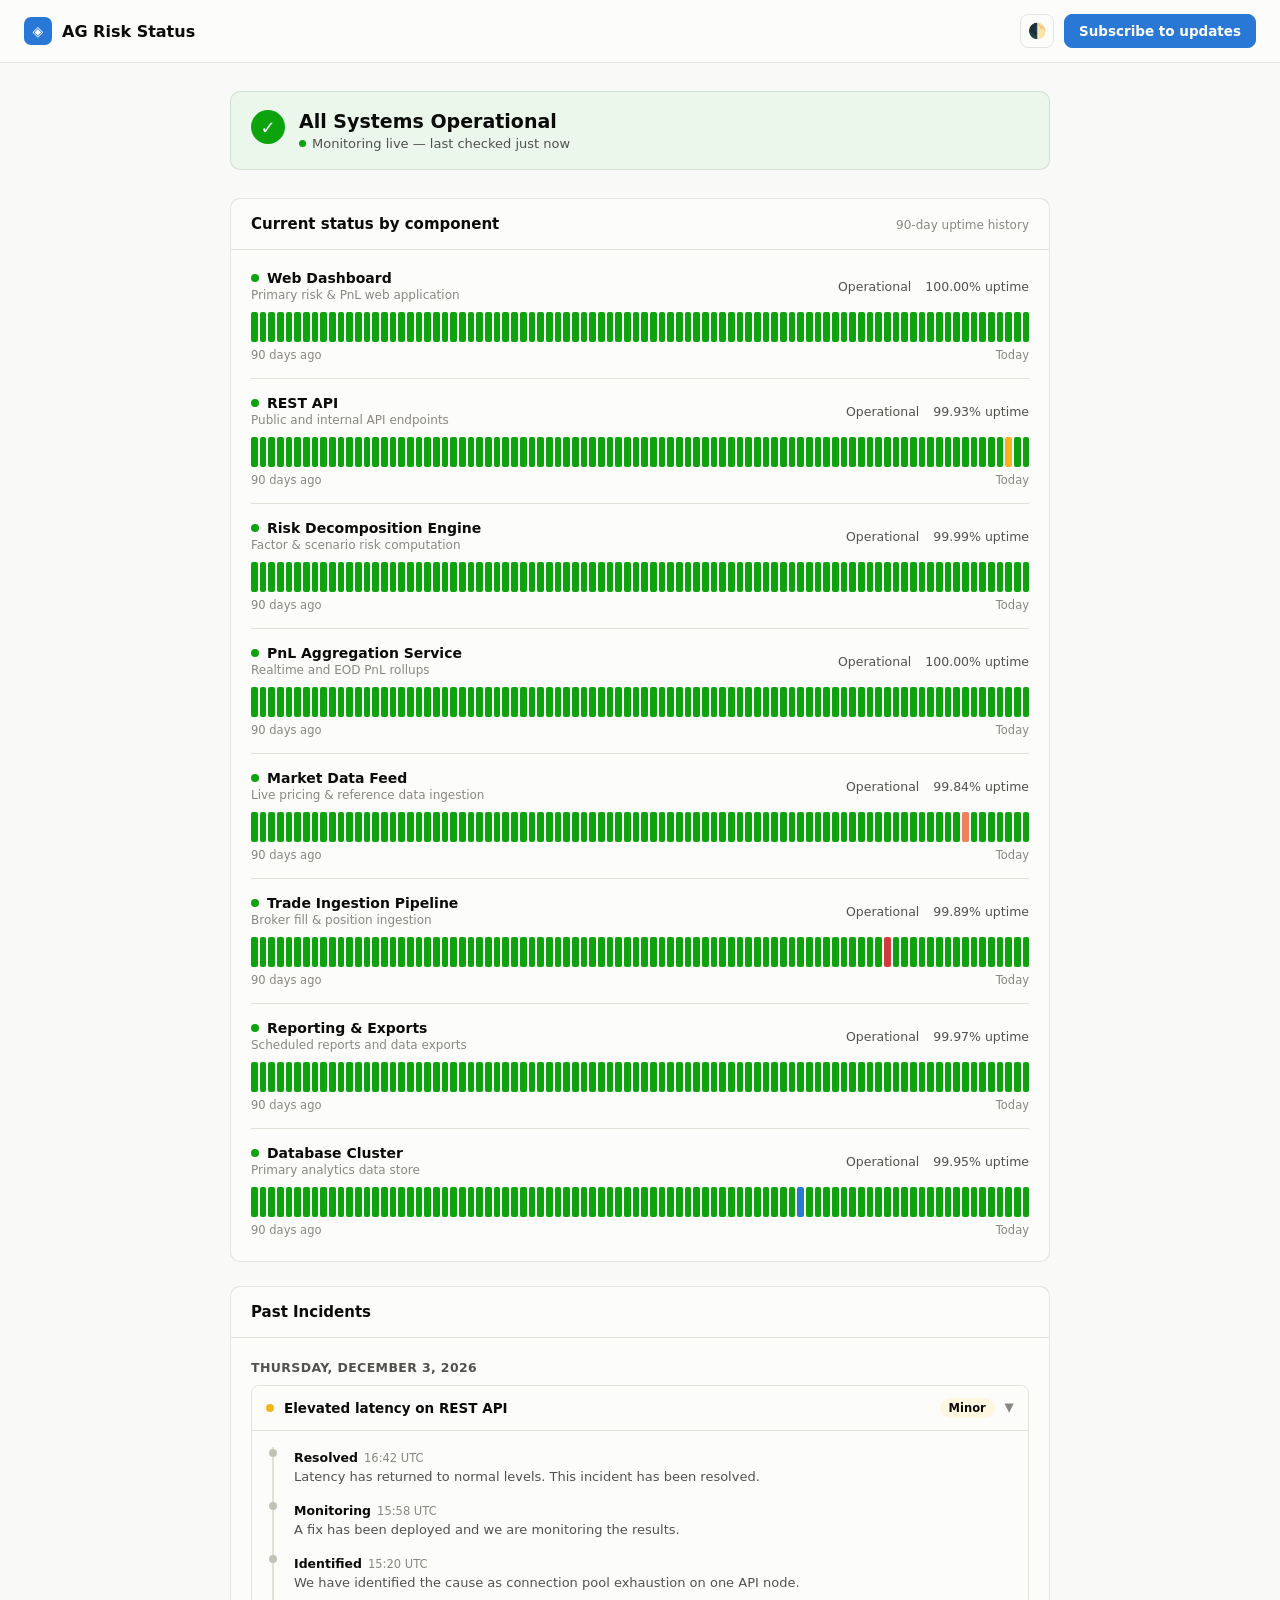
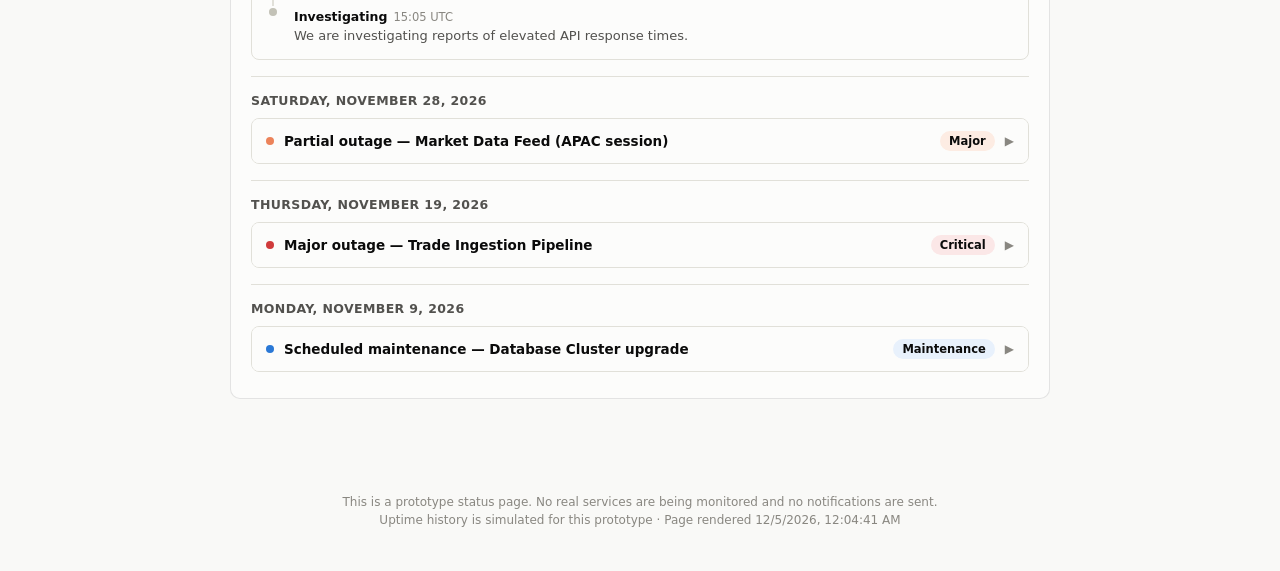
<file: statuspage.html>
<!doctype html>
<html lang="en">
<head>
<meta charset="UTF-8">
<meta name="viewport" content="width=device-width, initial-scale=1.0">
<title>AG Risk Status</title>
<style>
  :root {
    color-scheme: light;
    --surface-1:      #fcfcfb;
    --page-plane:     #f9f9f7;
    --text-primary:   #0b0b0b;
    --text-secondary: #52514e;
    --text-muted:     #898781;
    --gridline:       #e1e0d9;
    --baseline:       #c3c2b7;
    --border:         rgba(11,11,11,0.10);
    --shadow:         rgba(11,11,11,0.06);

    --good:     #0ca30c;
    --warning:  #fab219;
    --serious:  #ec835a;
    --critical: #d03b3b;
    --info:     #2a78d6;

    --good-bg:     #eaf7ea;
    --warning-bg:  #fff6e0;
    --serious-bg:  #fdece3;
    --critical-bg: #fbe7e7;
    --info-bg:     #e8f1fc;
  }
  @media (prefers-color-scheme: dark) {
    :root:where(:not([data-theme="light"])) {
      color-scheme: dark;
      --surface-1:      #1a1a19;
      --page-plane:     #0d0d0d;
      --text-primary:   #ffffff;
      --text-secondary: #c3c2b7;
      --text-muted:     #898781;
      --gridline:       #2c2c2a;
      --baseline:       #383835;
      --border:         rgba(255,255,255,0.10);
      --shadow:         rgba(0,0,0,0.30);

      --good:     #0ca30c;
      --warning:  #fab219;
      --serious:  #ec835a;
      --critical: #d03b3b;
      --info:     #3987e5;

      --good-bg:     #102313;
      --warning-bg:  #2b2210;
      --serious-bg:  #2e1c14;
      --critical-bg: #2e1414;
      --info-bg:     #131f2c;
    }
  }
  :root[data-theme="dark"] {
    color-scheme: dark;
    --surface-1:      #1a1a19;
    --page-plane:     #0d0d0d;
    --text-primary:   #ffffff;
    --text-secondary: #c3c2b7;
    --text-muted:     #898781;
    --gridline:       #2c2c2a;
    --baseline:       #383835;
    --border:         rgba(255,255,255,0.10);
    --shadow:         rgba(0,0,0,0.30);

    --good:     #0ca30c;
    --warning:  #fab219;
    --serious:  #ec835a;
    --critical: #d03b3b;
    --info:     #3987e5;

    --good-bg:     #102313;
    --warning-bg:  #2b2210;
    --serious-bg:  #2e1c14;
    --critical-bg: #2e1414;
    --info-bg:     #131f2c;
  }

  * { box-sizing: border-box; }
  html, body {
    margin: 0;
    padding: 0;
    background: var(--page-plane);
    color: var(--text-primary);
    font-family: system-ui, -apple-system, "Segoe UI", sans-serif;
    -webkit-font-smoothing: antialiased;
  }
  body { min-height: 100vh; }

  .topbar {
    position: sticky;
    top: 0;
    z-index: 10;
    display: flex;
    align-items: center;
    justify-content: space-between;
    padding: 14px 24px;
    background: var(--surface-1);
    border-bottom: 1px solid var(--border);
  }
  .brand { display: flex; align-items: center; gap: 10px; font-weight: 700; font-size: 16px; }
  .brand-mark {
    display: inline-flex; align-items: center; justify-content: center;
    width: 28px; height: 28px; border-radius: 7px;
    background: var(--info); color: #fff; font-size: 14px;
  }
  .topbar-actions { display: flex; align-items: center; gap: 10px; }

  .icon-btn {
    display: inline-flex; align-items: center; justify-content: center;
    width: 34px; height: 34px; border-radius: 8px;
    border: 1px solid var(--border);
    background: transparent; color: var(--text-secondary);
    font-size: 15px; cursor: pointer;
  }
  .icon-btn:hover { background: var(--page-plane); }

  .btn {
    font: inherit;
    font-weight: 600;
    font-size: 13.5px;
    padding: 8px 14px;
    border-radius: 8px;
    border: 1px solid var(--border);
    background: var(--surface-1);
    color: var(--text-primary);
    cursor: pointer;
  }
  .btn-primary { background: var(--info); border-color: var(--info); color: #fff; }
  .btn-primary:hover { filter: brightness(1.06); }
  .btn-block { width: 100%; }

  .container {
    max-width: 860px;
    margin: 0 auto;
    padding: 28px 20px 60px;
  }

  .banner {
    display: flex;
    gap: 14px;
    align-items: flex-start;
    padding: 18px 20px;
    border-radius: 10px;
    border: 1px solid var(--border);
    margin-bottom: 28px;
  }
  .banner-good { background: var(--good-bg); }
  .banner-icon {
    flex: none;
    width: 34px; height: 34px;
    border-radius: 50%;
    background: var(--good);
    color: #fff;
    display: flex; align-items: center; justify-content: center;
    font-size: 18px; font-weight: 700;
  }
  .banner h1 { margin: 0 0 4px; font-size: 19px; }
  .banner-sub {
    margin: 0; font-size: 13px; color: var(--text-secondary);
    display: flex; align-items: center; gap: 6px;
  }
  .live-dot {
    width: 7px; height: 7px; border-radius: 50%; background: var(--good);
    animation: pulse 2s infinite;
  }
  @keyframes pulse {
    0%   { box-shadow: 0 0 0 0 rgba(12,163,12,0.5); }
    70%  { box-shadow: 0 0 0 6px rgba(12,163,12,0); }
    100% { box-shadow: 0 0 0 0 rgba(12,163,12,0); }
  }

  .panel {
    background: var(--surface-1);
    border: 1px solid var(--border);
    border-radius: 10px;
    margin-bottom: 24px;
    overflow: hidden;
  }
  .panel-header {
    display: flex; align-items: baseline; justify-content: space-between;
    padding: 16px 20px; border-bottom: 1px solid var(--gridline);
  }
  .panel-header h2 { margin: 0; font-size: 15px; }
  .panel-hint { font-size: 12px; color: var(--text-muted); }

  .component-list { padding: 4px 20px 8px; }
  .component-row { padding: 16px 0; border-bottom: 1px solid var(--gridline); }
  .component-row:last-child { border-bottom: none; }

  .component-top {
    display: flex; align-items: center; justify-content: space-between;
    gap: 12px; margin-bottom: 10px; flex-wrap: wrap;
  }
  .component-name { display: flex; align-items: center; gap: 8px; font-weight: 600; font-size: 14px; }
  .component-desc { font-size: 12px; color: var(--text-muted); margin-top: 2px; }
  .component-meta { display: flex; align-items: center; gap: 14px; font-size: 12.5px; color: var(--text-secondary); white-space: nowrap; }

  .status-dot { width: 8px; height: 8px; border-radius: 50%; flex: none; }
  .dot-good     { background: var(--good); }
  .dot-warning  { background: var(--warning); }
  .dot-serious  { background: var(--serious); }
  .dot-critical { background: var(--critical); }
  .dot-info     { background: var(--info); }

  .uptime-track { display: flex; gap: 2px; }
  .uptime-bar {
    flex: 1 1 0;
    min-width: 2px;
    height: 30px;
    border-radius: 2px;
    background: var(--good);
    cursor: default;
  }
  .uptime-bar.bar-warning  { background: var(--warning); }
  .uptime-bar.bar-serious  { background: var(--serious); }
  .uptime-bar.bar-critical { background: var(--critical); }
  .uptime-bar.bar-info     { background: var(--info); }

  .uptime-footer {
    display: flex; justify-content: space-between; margin-top: 6px;
    font-size: 11.5px; color: var(--text-muted);
  }

  .incident-list { padding: 6px 20px 10px; }
  .incident-group { padding: 16px 0; border-bottom: 1px solid var(--gridline); }
  .incident-group:last-child { border-bottom: none; }
  .incident-date {
    font-size: 12.5px; font-weight: 700; color: var(--text-secondary);
    text-transform: uppercase; letter-spacing: 0.03em; margin-bottom: 10px;
  }

  .incident-card {
    border: 1px solid var(--gridline);
    border-radius: 8px;
    overflow: hidden;
  }
  .incident-head {
    display: flex; align-items: center; justify-content: space-between;
    gap: 12px; padding: 12px 14px; cursor: pointer; background: var(--surface-1);
  }
  .incident-head:hover { background: var(--page-plane); }
  .incident-title-row { display: flex; align-items: center; gap: 10px; min-width: 0; }
  .incident-title { font-size: 13.5px; font-weight: 600; }
  .impact-badge {
    display: inline-flex; align-items: center; gap: 6px;
    font-size: 11.5px; font-weight: 700; padding: 3px 9px; border-radius: 100px;
    white-space: nowrap;
  }
  .impact-warning  { background: var(--warning-bg); }
  .impact-serious  { background: var(--serious-bg); }
  .impact-critical { background: var(--critical-bg); }
  .impact-info     { background: var(--info-bg); }

  .chevron { color: var(--text-muted); font-size: 12px; transition: transform 0.15s ease; flex: none; }
  .incident-card.open .chevron { transform: rotate(90deg); }

  .incident-body {
    display: none;
    padding: 4px 16px 16px 16px;
    border-top: 1px solid var(--gridline);
  }
  .incident-card.open .incident-body { display: block; }

  .timeline { list-style: none; margin: 12px 0 0; padding: 0; }
  .timeline li { position: relative; padding: 0 0 16px 20px; border-left: 2px solid var(--gridline); margin-left: 4px; }
  .timeline li:last-child { border-left-color: transparent; padding-bottom: 0; }
  .timeline li::before {
    content: ""; position: absolute; left: -5px; top: 2px;
    width: 8px; height: 8px; border-radius: 50%; background: var(--baseline);
  }
  .timeline .t-status { font-weight: 700; font-size: 12.5px; margin-right: 6px; }
  .timeline .t-time { font-size: 11.5px; color: var(--text-muted); }
  .timeline .t-text { margin: 3px 0 0; font-size: 13px; color: var(--text-secondary); }

  .footer {
    max-width: 860px; margin: 0 auto; padding: 8px 20px 40px;
    font-size: 12px; color: var(--text-muted); text-align: center;
  }
  .footer p { margin: 4px 0; }

  .modal-backdrop {
    display: none;
    position: fixed; inset: 0; background: rgba(11,11,11,0.45);
    align-items: center; justify-content: center; padding: 20px; z-index: 100;
  }
  .modal-backdrop.open { display: flex; }
  .modal {
    position: relative;
    width: 100%; max-width: 380px;
    background: var(--surface-1);
    border-radius: 12px;
    padding: 24px;
    box-shadow: 0 20px 50px var(--shadow);
  }
  .modal h2 { margin: 0 0 8px; font-size: 17px; }
  .modal-sub { margin: 0 0 16px; font-size: 13px; color: var(--text-secondary); }
  .modal-close {
    position: absolute; top: 12px; right: 12px;
    width: 28px; height: 28px; border-radius: 50%;
    border: none; background: transparent; color: var(--text-muted);
    font-size: 18px; cursor: pointer;
  }
  .modal-close:hover { background: var(--page-plane); }
  #subscribeForm { display: flex; flex-direction: column; gap: 10px; }
  #subscribeEmail {
    font: inherit; font-size: 14px; padding: 10px 12px;
    border-radius: 8px; border: 1px solid var(--border);
    background: var(--page-plane); color: var(--text-primary);
  }
  #subscribeEmail:focus { outline: 2px solid var(--info); outline-offset: 1px; }
  .modal-note { margin: 12px 0 0; font-size: 12.5px; color: var(--good); min-height: 16px; }

  .toast {
    position: fixed; left: 50%; bottom: 24px; transform: translate(-50%, 12px);
    background: var(--text-primary); color: var(--page-plane);
    padding: 10px 18px; border-radius: 8px; font-size: 13px;
    opacity: 0; pointer-events: none; transition: opacity 0.2s ease, transform 0.2s ease;
    z-index: 200;
  }
  .toast.show { opacity: 1; transform: translate(-50%, 0); }

  @media (max-width: 560px) {
    .container { padding: 20px 14px 48px; }
    .component-meta { font-size: 11.5px; gap: 10px; }
    .uptime-bar { height: 24px; }
    .banner h1 { font-size: 17px; }
  }
</style>
</head>
<body>

  <header class="topbar">
    <div class="brand">
      <span class="brand-mark" aria-hidden="true">◈</span>
      <span>AG Risk Status</span>
    </div>
    <div class="topbar-actions">
      <button class="icon-btn" id="themeToggle" title="Toggle theme" aria-label="Toggle theme">🌓</button>
      <button class="btn btn-primary" id="subscribeBtn">Subscribe to updates</button>
    </div>
  </header>

  <main class="container">

    <section class="banner banner-good">
      <div class="banner-icon" aria-hidden="true">✓</div>
      <div>
        <h1>All Systems Operational</h1>
        <p class="banner-sub"><span class="live-dot" aria-hidden="true"></span><span id="lastChecked">Monitoring live</span></p>
      </div>
    </section>

    <section class="panel">
      <div class="panel-header">
        <h2>Current status by component</h2>
        <span class="panel-hint">90-day uptime history</span>
      </div>
      <div class="component-list" id="componentList"></div>
    </section>

    <section class="panel">
      <div class="panel-header">
        <h2>Past Incidents</h2>
      </div>
      <div class="incident-list" id="incidentList"></div>
    </section>

  </main>

  <footer class="footer">
    <p>This is a prototype status page. No real services are being monitored and no notifications are sent.</p>
    <p id="footerTime"></p>
  </footer>

  <div class="modal-backdrop" id="subscribeBackdrop">
    <div class="modal" role="dialog" aria-modal="true" aria-labelledby="subscribeTitle">
      <button class="modal-close" id="subscribeClose" aria-label="Close">×</button>
      <h2 id="subscribeTitle">Subscribe to updates</h2>
      <p class="modal-sub">Get notified by email whenever we create, update, or resolve an incident.</p>
      <form id="subscribeForm">
        <input type="email" id="subscribeEmail" placeholder="you@company.com" required>
        <button type="submit" class="btn btn-primary btn-block">Subscribe</button>
      </form>
      <p class="modal-note" id="subscribeNote"></p>
    </div>
  </div>

  <div class="toast" id="toast"></div>

<script>
(function () {
  "use strict";

  // ---------- theme toggle ----------
  var stored = localStorage.getItem("statuspage-theme");
  if (stored) document.documentElement.setAttribute("data-theme", stored);
  document.getElementById("themeToggle").addEventListener("click", function () {
    var current = document.documentElement.getAttribute("data-theme");
    var next = current === "dark" ? "light" : "dark";
    document.documentElement.setAttribute("data-theme", next);
    localStorage.setItem("statuspage-theme", next);
  });

  // ---------- data ----------
  var NOW = new Date();

  function daysAgoDate(n) {
    var d = new Date(NOW);
    d.setDate(d.getDate() - n);
    return d;
  }
  function fmtDate(d) {
    return d.toLocaleDateString("en-US", { month: "short", day: "numeric", year: "numeric" });
  }
  function fmtDateLong(d) {
    return d.toLocaleDateString("en-US", { weekday: "long", month: "long", day: "numeric", year: "numeric" });
  }

  var LEVEL_LABEL = {
    warning: "Degraded Performance",
    serious: "Partial Outage",
    critical: "Major Outage",
    info: "Scheduled Maintenance"
  };

  var components = [
    { name: "Web Dashboard", desc: "Primary risk & PnL web application", uptime: "100.00%", incidents: [] },
    { name: "REST API", desc: "Public and internal API endpoints", uptime: "99.93%",
      incidents: [{ daysAgo: 2, level: "warning" }] },
    { name: "Risk Decomposition Engine", desc: "Factor & scenario risk computation", uptime: "99.99%", incidents: [] },
    { name: "PnL Aggregation Service", desc: "Realtime and EOD PnL rollups", uptime: "100.00%", incidents: [] },
    { name: "Market Data Feed", desc: "Live pricing & reference data ingestion", uptime: "99.84%",
      incidents: [{ daysAgo: 7, level: "serious" }] },
    { name: "Trade Ingestion Pipeline", desc: "Broker fill & position ingestion", uptime: "99.89%",
      incidents: [{ daysAgo: 16, level: "critical" }] },
    { name: "Reporting & Exports", desc: "Scheduled reports and data exports", uptime: "99.97%", incidents: [] },
    { name: "Database Cluster", desc: "Primary analytics data store", uptime: "99.95%",
      incidents: [{ daysAgo: 26, level: "info" }] }
  ];

  var incidentEvents = [
    {
      daysAgo: 2, impact: "warning", impactLabel: "Minor",
      title: "Elevated latency on REST API",
      updates: [
        { time: "16:42 UTC", status: "Resolved", text: "Latency has returned to normal levels. This incident has been resolved." },
        { time: "15:58 UTC", status: "Monitoring", text: "A fix has been deployed and we are monitoring the results." },
        { time: "15:20 UTC", status: "Identified", text: "We have identified the cause as connection pool exhaustion on one API node." },
        { time: "15:05 UTC", status: "Investigating", text: "We are investigating reports of elevated API response times." }
      ]
    },
    {
      daysAgo: 7, impact: "serious", impactLabel: "Major",
      title: "Partial outage — Market Data Feed (APAC session)",
      updates: [
        { time: "09:15 UTC", status: "Resolved", text: "Pricing delivery has been fully restored for all APAC venues." },
        { time: "08:30 UTC", status: "Monitoring", text: "A failover to our secondary feed handler resolved the delay; monitoring for stability." },
        { time: "07:52 UTC", status: "Identified", text: "Root cause identified as a stalled consumer on the APAC pricing queue." },
        { time: "07:30 UTC", status: "Investigating", text: "We are investigating delayed price updates for APAC-listed instruments." }
      ]
    },
    {
      daysAgo: 16, impact: "critical", impactLabel: "Critical",
      title: "Major outage — Trade Ingestion Pipeline",
      updates: [
        { time: "11:05 UTC", status: "Resolved", text: "All queued fills have been reprocessed and positions are fully reconciled." },
        { time: "10:40 UTC", status: "Monitoring", text: "Ingestion has resumed; we are reprocessing the backlog and monitoring position accuracy." },
        { time: "10:05 UTC", status: "Identified", text: "A schema change from an upstream broker feed caused ingestion to fail. Rolling back now." },
        { time: "09:48 UTC", status: "Investigating", text: "We are investigating a full stop of broker fill ingestion." }
      ]
    },
    {
      daysAgo: 26, impact: "info", impactLabel: "Maintenance",
      title: "Scheduled maintenance — Database Cluster upgrade",
      updates: [
        { time: "02:30 UTC", status: "Completed", text: "Maintenance completed ahead of schedule with no customer impact." },
        { time: "01:00 UTC", status: "In Progress", text: "Upgrade is underway. Read replicas remain fully available throughout." },
        { time: "00:55 UTC", status: "Scheduled", text: "This maintenance window has begun." }
      ]
    }
  ];

  // ---------- render components ----------
  var componentList = document.getElementById("componentList");

  components.forEach(function (c) {
    var incidentByDay = {};
    c.incidents.forEach(function (inc) { incidentByDay[inc.daysAgo] = inc.level; });

    var row = document.createElement("div");
    row.className = "component-row";

    var track = document.createElement("div");
    track.className = "uptime-track";
    for (var d = 89; d >= 0; d--) {
      var level = incidentByDay[d];
      var bar = document.createElement("div");
      bar.className = "uptime-bar" + (level ? " bar-" + level : "");
      var label = level ? LEVEL_LABEL[level] : "Operational";
      bar.title = fmtDate(daysAgoDate(d)) + " — " + label;
      track.appendChild(bar);
    }

    row.innerHTML =
      '<div class="component-top">' +
        '<div>' +
          '<div class="component-name"><span class="status-dot dot-good"></span>' + c.name + '</div>' +
          '<div class="component-desc">' + c.desc + '</div>' +
        '</div>' +
        '<div class="component-meta"><span>Operational</span><span>' + c.uptime + ' uptime</span></div>' +
      '</div>';
    row.appendChild(track);

    var foot = document.createElement("div");
    foot.className = "uptime-footer";
    foot.innerHTML = "<span>90 days ago</span><span>Today</span>";
    row.appendChild(foot);

    componentList.appendChild(row);
  });

  // ---------- render incidents ----------
  var incidentList = document.getElementById("incidentList");

  if (incidentEvents.length === 0) {
    incidentList.innerHTML = '<p style="padding:16px 0;color:var(--text-muted);font-size:13px;">No incidents reported.</p>';
  }

  incidentEvents.forEach(function (ev, idx) {
    var group = document.createElement("div");
    group.className = "incident-group";

    var dateLabel = document.createElement("div");
    dateLabel.className = "incident-date";
    dateLabel.textContent = fmtDateLong(daysAgoDate(ev.daysAgo));
    group.appendChild(dateLabel);

    var card = document.createElement("div");
    card.className = "incident-card" + (idx === 0 ? " open" : "");

    var head = document.createElement("div");
    head.className = "incident-head";
    head.innerHTML =
      '<div class="incident-title-row">' +
        '<span class="status-dot dot-' + ev.impact + '"></span>' +
        '<span class="incident-title">' + ev.title + '</span>' +
      '</div>' +
      '<div style="display:flex;align-items:center;gap:10px;">' +
        '<span class="impact-badge impact-' + ev.impact + '">' + ev.impactLabel + '</span>' +
        '<span class="chevron">▶</span>' +
      '</div>';
    head.addEventListener("click", function () {
      card.classList.toggle("open");
    });

    var body = document.createElement("div");
    body.className = "incident-body";
    var tl = document.createElement("ul");
    tl.className = "timeline";
    ev.updates.forEach(function (u) {
      var li = document.createElement("li");
      li.innerHTML =
        '<span class="t-status">' + u.status + '</span><span class="t-time">' + u.time + '</span>' +
        '<p class="t-text">' + u.text + '</p>';
      tl.appendChild(li);
    });
    body.appendChild(tl);

    card.appendChild(head);
    card.appendChild(body);
    group.appendChild(card);
    incidentList.appendChild(group);
  });

  // ---------- live "last checked" + footer clock ----------
  var lastCheckedEl = document.getElementById("lastChecked");
  var checkedAt = new Date();
  function tickLastChecked() {
    var secs = Math.floor((new Date() - checkedAt) / 1000);
    var msg = secs < 5 ? "just now" : secs < 60 ? secs + "s ago" : Math.floor(secs / 60) + "m ago";
    lastCheckedEl.textContent = "Monitoring live — last checked " + msg;
  }
  tickLastChecked();
  setInterval(tickLastChecked, 1000);

  document.getElementById("footerTime").textContent =
    "Uptime history is simulated for this prototype · Page rendered " + new Date().toLocaleString();

  // ---------- subscribe modal ----------
  var backdrop = document.getElementById("subscribeBackdrop");
  var openBtn = document.getElementById("subscribeBtn");
  var closeBtn = document.getElementById("subscribeClose");
  var form = document.getElementById("subscribeForm");
  var note = document.getElementById("subscribeNote");
  var emailInput = document.getElementById("subscribeEmail");

  function openModal() {
    backdrop.classList.add("open");
    note.textContent = "";
    setTimeout(function () { emailInput.focus(); }, 0);
  }
  function closeModal() {
    backdrop.classList.remove("open");
    form.reset();
    note.textContent = "";
  }

  openBtn.addEventListener("click", openModal);
  closeBtn.addEventListener("click", closeModal);
  backdrop.addEventListener("click", function (e) { if (e.target === backdrop) closeModal(); });
  document.addEventListener("keydown", function (e) { if (e.key === "Escape") closeModal(); });

  form.addEventListener("submit", function (e) {
    e.preventDefault();
    var email = emailInput.value.trim();
    note.textContent = "✓ Subscribed " + email + " (prototype — no email sent).";
    showToast("Subscribed " + email + " (prototype)");
    setTimeout(closeModal, 1400);
  });

  // ---------- toast ----------
  var toast = document.getElementById("toast");
  var toastTimer = null;
  function showToast(msg) {
    toast.textContent = msg;
    toast.classList.add("show");
    clearTimeout(toastTimer);
    toastTimer = setTimeout(function () { toast.classList.remove("show"); }, 2500);
  }
})();
</script>

</body>
</html>
</file>
